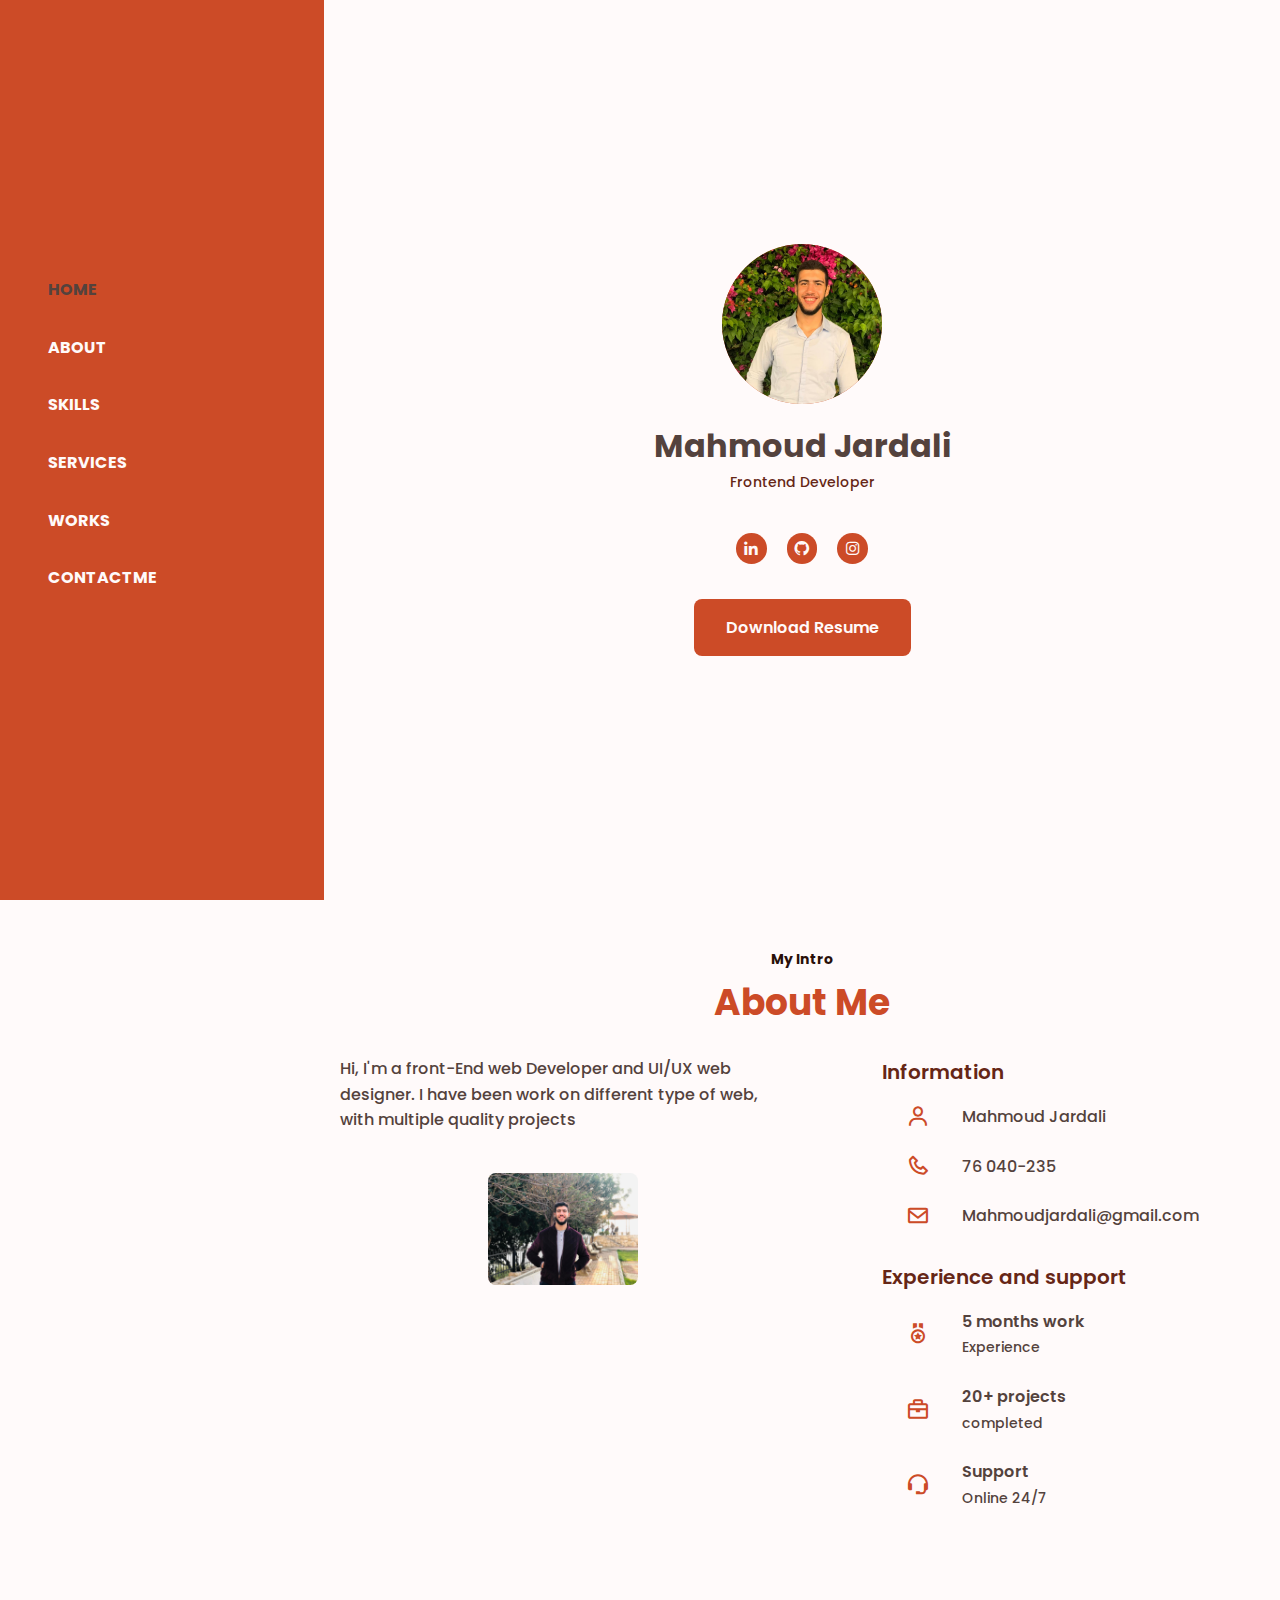
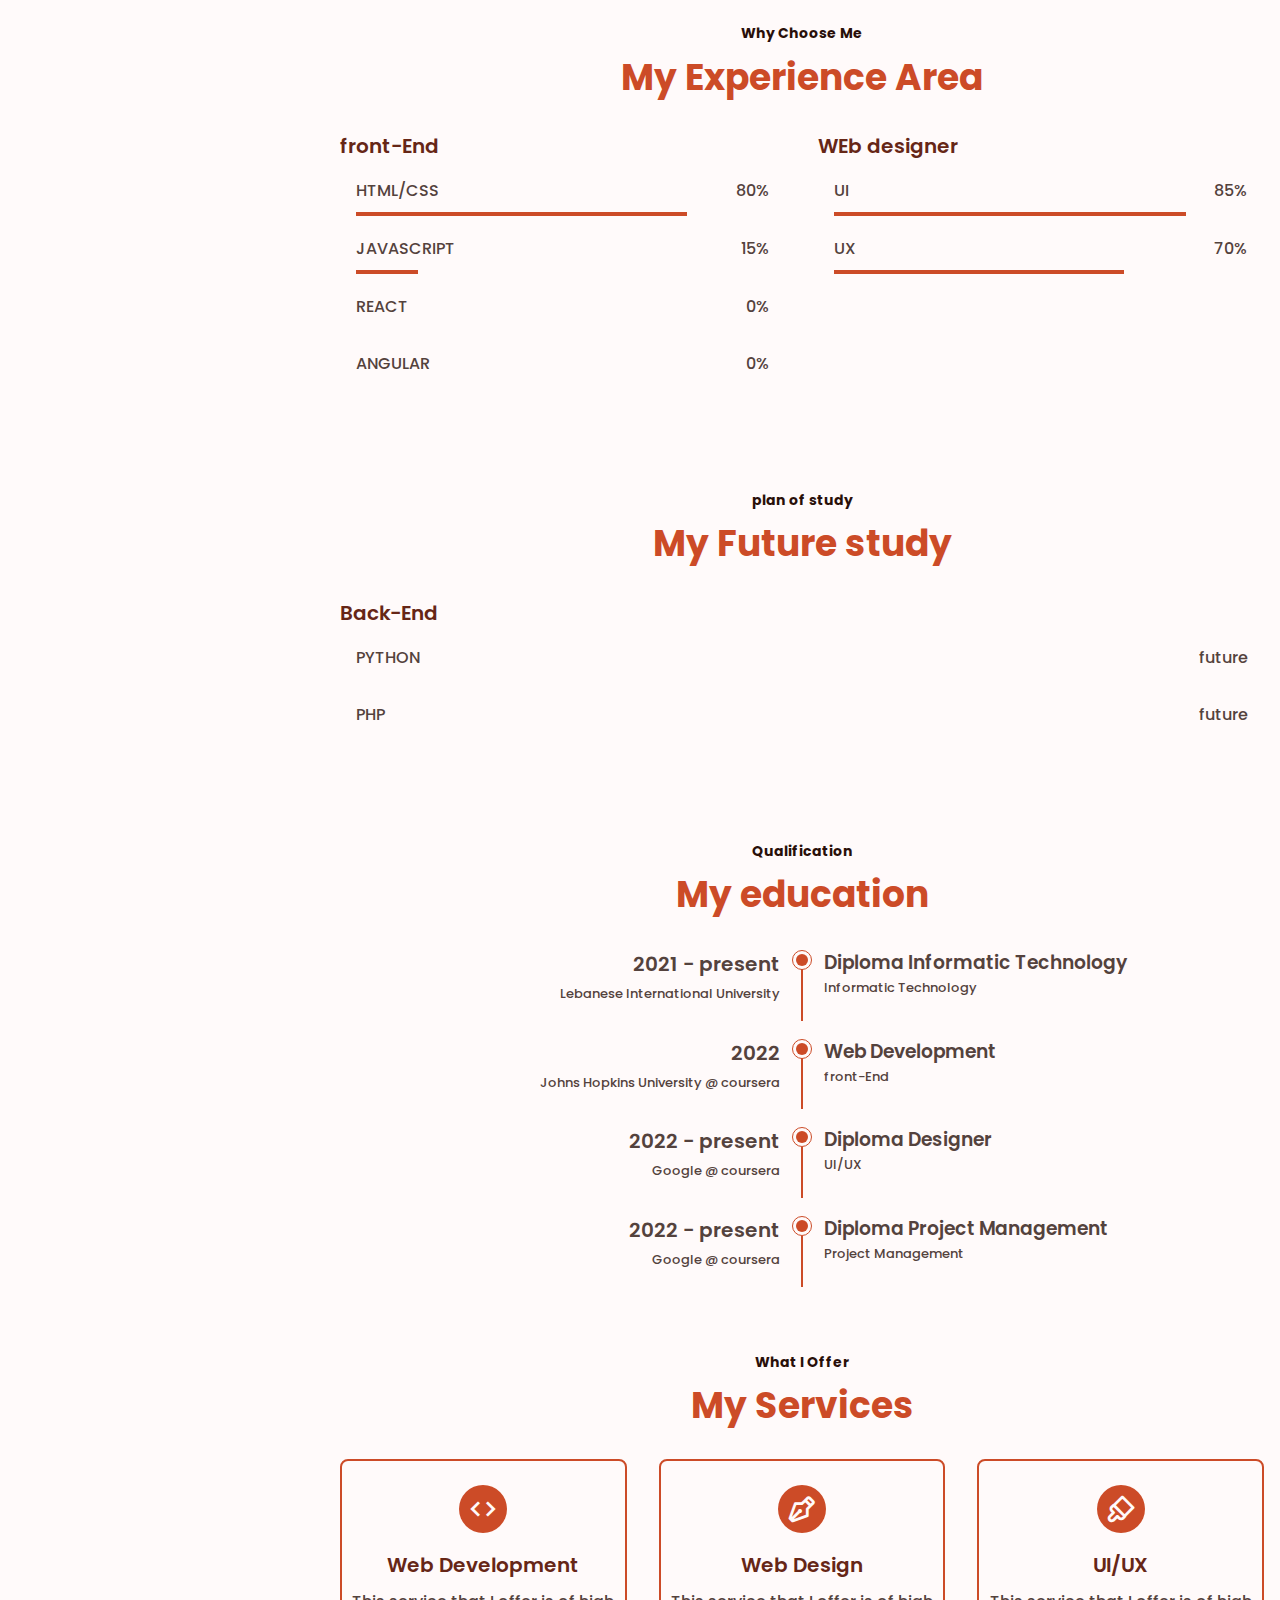
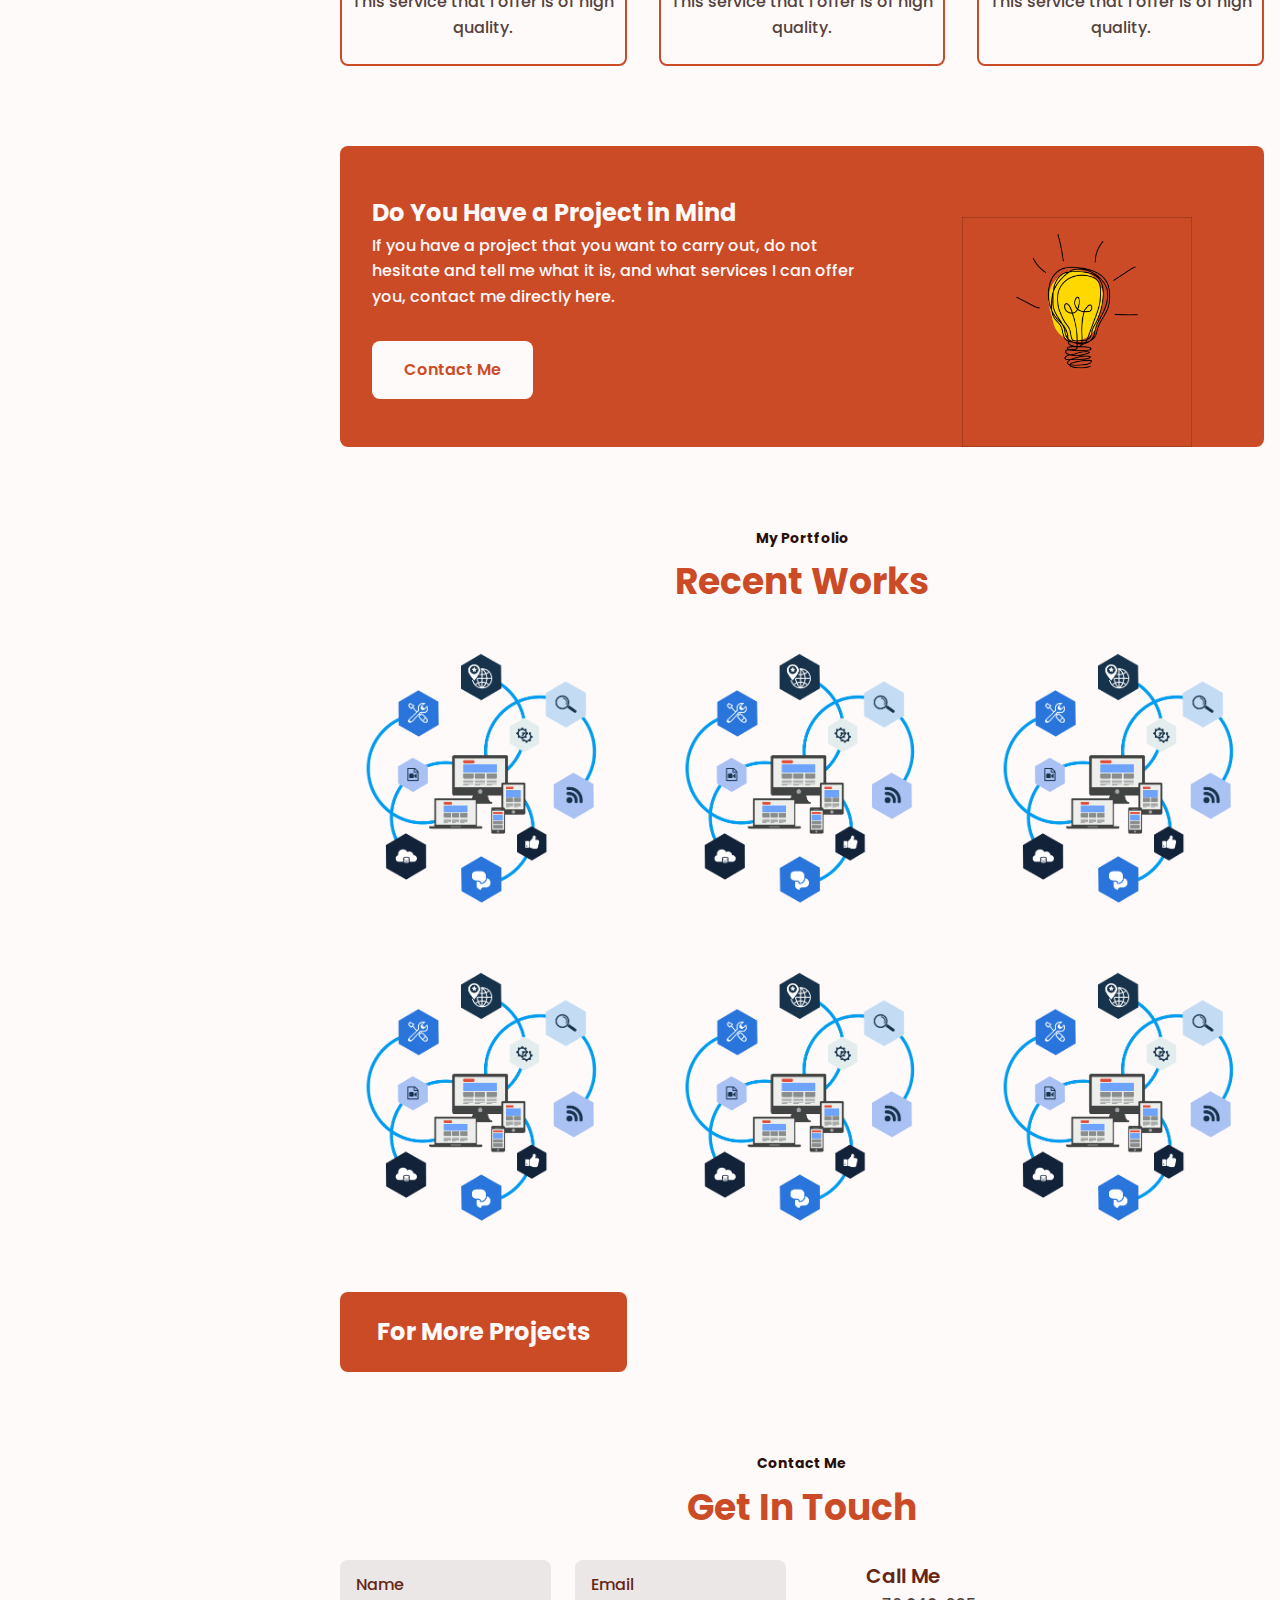
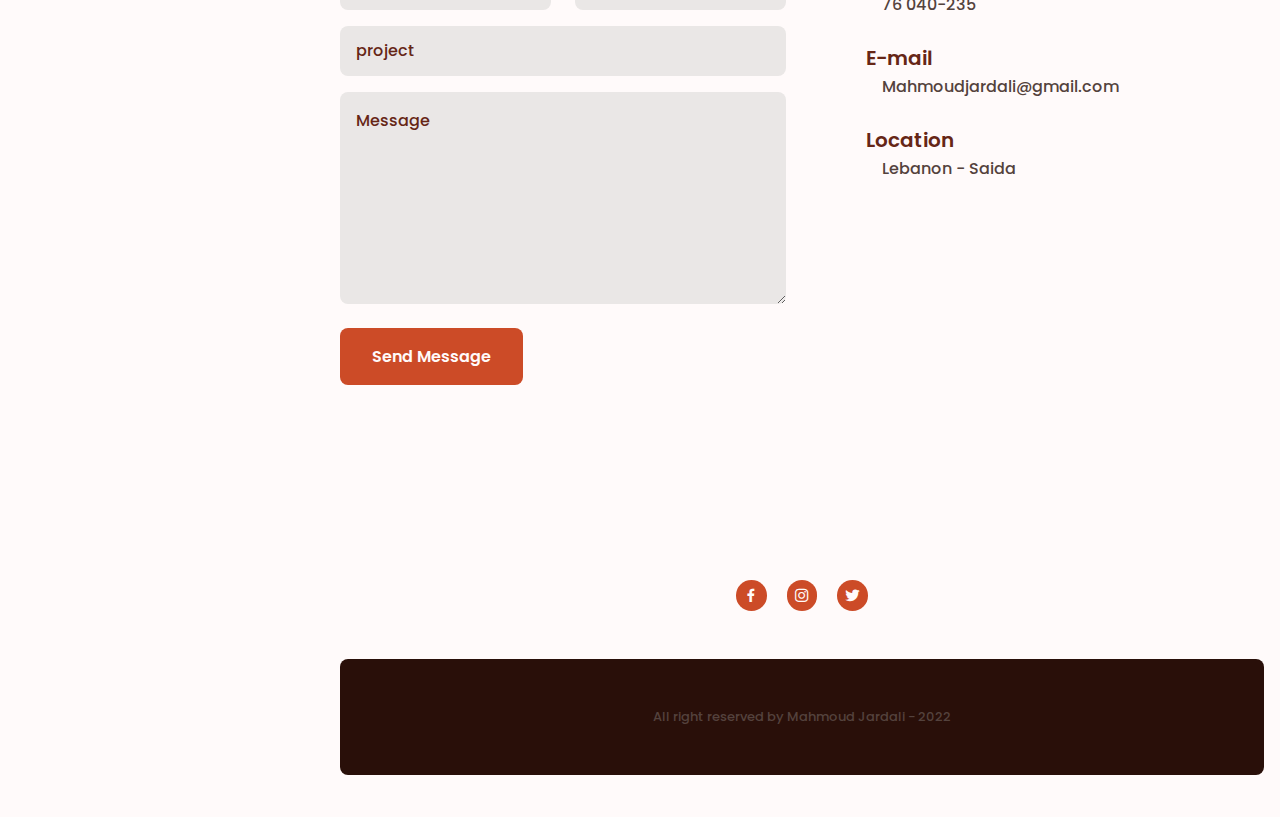
<file: index.html>
<!DOCTYPE html>
<html>
    <head>
        <meta charset="UTF-8">
        <meta name="viewport" content="width=device-width, initial-scale=1.0">
        <link rel="stylesheet" href="style.css">
        <link href='https://unpkg.com/boxicons@2.1.2/css/boxicons.min.css' rel='stylesheet'>
        <title>Portfolio </title>
    </head>
    <body>
        <!----------------------header---------------------->
        <header class="header-1">
            <nav class="nav bd-grid">
                <div class="nav__toggle" id="nav-toggle">
                    <i class='bx bx-menu'></i>
                </div>

                <div>
                    <a href="#" class="nav__logo">Mahmoud</a>
                </div>

                <div class="nav__menu" id="nav-menu">
                    <div class="nav__close" id="nav-close">
                        <i class='bx bx-x'></i>
                    </div>

                    <ul class="nav__list">
                        <li class="nav__item"><a href="#home" class="nav__link active">home</a></li>
                        <li class="nav__item"><a href="#about" class="nav__link">about</a></li>
                        <li class="nav__item"><a href="#skills" class="nav__link">skills</a></li>
                        <li class="nav__item"><a href="#services" class="nav__link">services</a></li>
                        <li class="nav__item"><a href="#works" class="nav__link">works</a></li>
                        <li class="nav__item"><a href="#contact" class="nav__link">contactme</a></li>
                    </ul>
                </div>
            </nav>
        </header>


        <!----------------------Main---------------------->
        <main class="main-1">
            <!----------------------home---------------------->
            <section class="home" id="home">
                <div class="home__container bd-grid">
                    <div class="home__data">
                        <div class="home__img">
                            <img src="pp.jpg" alt="">
                        </div>

                        <h1 class="home__tittle">Mahmoud Jardali</h1>
                        <span class="home__profession">Frontend Developer</span>

                        <div class="home__social">
                            <a href="#" class="home__social-link"><i class='bx bxl-linkedin'></i></a>
                            <a href="#" class="home__social-link"><i class='bx bxl-github'></i></a>
                            <a href="#" class="home__social-link"><i class='bx bxl-instagram'></i></a>
                        </div>

                        <a download="" href="cv.mahmoudJardali.pdf" class="button home__button">Download Resume</a>
                    </div>
                </div>
            </section>


            <!----------------------About---------------------->
            <section class="about section" id="about">
                <span class="section-subtitle">My Intro</span>
                <h2 class="section-title">About Me</h2>

                <div class="about__container bd-grid">
                    <div class="about__data">
                        <p class="about__description">Hi, I'm a front-End web Developer and UI/UX web designer. I have been work on different type of web, with multiple quality projects</p>
                        <img src="p.jpg" alt="" class="about__img">
                    </div>

                    <div>
                        <div class="about__information">
                            <h3 class="about__information-title">Information</h3>
                            <div class="about__information-data">
                                <i class='bx bx-user about__information-icon'></i>
                                <span>Mahmoud Jardali</span>
                            </div>
    
                            <div class="about__information-data">
                                <i class='bx bx-phone about__information-icon'></i>
                                <span>76 040-235</span>
                            </div>
    
                            <div class="about__information-data">
                                <i class='bx bx-envelope about__information-icon'></i>
                                <span>Mahmoudjardali@gmail.com</span>
                            </div>
                        </div>
    
                        
                        <div class="about__information">
                            <h3 class="about__information-title">Experience and support</h3>
    
                            <div class="about__information-data">
                                <i class='bx bx-medal about__information-icon'></i>
                                <div>
                                    <span class="about__information-subtitle">5 months work</span>
                                    <span class="about__information-subtitle-small">Experience</span>
                                </div>
                            </div>
    
                            <div class="about__information-data">
                                <i class='bx bx-briefcase about__information-icon'></i>
                                <div>
                                    <span class="about__information-subtitle">20+ projects</span>
                                    <span class="about__information-subtitle-small">completed</span>
                                </div>
                            </div>
    
                            <div class="about__information-data">
                                <i class='bx bx-support about__information-icon'></i>
                                <div>
                                    <span class="about__information-subtitle">Support</span>
                                    <span class="about__information-subtitle-small">Online 24/7</span>
                                </div>
                            </div>
                        </div>
                    </div>
                    
                </div>
            </section>


            <!----------------------skills---------------------->
            <section class="skills section" id="skills">
                <span class="section-subtitle">Why Choose Me</span>
                <h2 class="section-title">My Experience Area</h2>

                <div class="skills__container bd-grid">
                    <div class="skills__content">
                        <h3 class="skills__subtitle">front-End</h3>

                        <div class="skills__data">
                            <span class="skills__name">Html/Css</span>
                            <span class="skills__number">80%</span>
                            <span class="skills__bar skills__html"></span>
                        </div>

                        <div class="skills__data">
                            <span class="skills__name">JavaScript</span>
                            <span class="skills__number">15%</span>
                            <span class="skills__bar skills__js"></span>
                        </div>

                        <div class="skills__data">
                            <span class="skills__name">React</span>
                            <span class="skills__number">0%</span>
                            <span class="skills__bar skills__react"></span>
                        </div>

                        <div class="skills__data">
                            <span class="skills__name">Angular</span>
                            <span class="skills__number">0%</span>
                            <span class="skills__bar skills__angular"></span>
                        </div>
                    </div>

                    <div class="skills__content">
                        <h3 class="skills__subtitle">WEb designer</h3>

                        <div class="skills__data">
                            <span class="skills__name">UI</span>
                            <span class="skills__number">85%</span>
                            <span class="skills__bar skills__ui"></span>
                        </div>

                        <div class="skills__data">
                            <span class="skills__name">UX</span>
                            <span class="skills__number">70%</span>
                            <span class="skills__bar skills__ux"></span>
                        </div>

                
                    </div>


                    
                    
                </div>
            </section>



            <section class="skills section" id="skills">
                <span class="section-subtitle">plan of study</span>
                <h2 class="section-title">My Future study</h2>

                <div class="skills__container bd-grid F">
                    <div class="skills__content f">
                        <h3 class="skills__subtitle">Back-End</h3>

                        <div class="skills__data">
                            <span class="skills__name">python</span>
                            <span class="skills__number">future</span>
                            <span class="skills__bar skills__python"></span>
                        </div>

                        <div class="skills__data">
                            <span class="skills__name">php</span>
                            <span class="skills__number">future</span>
                            <span class="skills__bar skills__php"></span>
                        </div>

                    
                    </div>
                </div>
            </section>    






            <!----------------------education---------------------->
            <section class="education section">
                <span class="section-subtitle">Qualification</span>
                <h2 class="section-title">My education</h2>

                <div class="education__container bd-grid">
                    <div class="education__content">
                        <div>
                            <h3 class="education__year">2021 - present</h3>
                            <span class="education__university">Lebanese International University</span>
                        </div>

                        <div class="education__time">
                            <span class="education__rounder"></span>
                            <span class="education__line"></span>
                        </div>

                        <div>
                            <h3 class="eductaion__race">Diploma Informatic Technology</h3>
                            <span class="education__specialty">Informatic Technology</span>
                        </div>
                    </div>


                    <div class="education__content">
                        <div>
                            <h3 class="education__year">2022</h3>
                            <span class="education__university">Johns Hopkins University @ coursera</span>
                        </div>

                        <div class="education__time">
                            <span class="education__rounder"></span>
                            <span class="education__line"></span>
                        </div>

                        <div>
                            <h3 class="eductaion__race">Web Development</h3>
                            <span class="education__specialty">front-End</span>
                        </div>
                    </div>

                    <div class="education__content">
                        <div>
                            <h3 class="education__year">2022 - present</h3>
                            <span class="education__university">Google @ coursera</span>
                        </div>

                        <div class="education__time">
                            <span class="education__rounder"></span>
                            <span class="education__line"></span>
                        </div>

                        <div>
                            <h3 class="eductaion__race">Diploma Designer</h3>
                            <span class="education__specialty">UI/UX</span>
                        </div>
                    </div>

                    <div class="education__content">
                        <div>
                            <h3 class="education__year">2022 - present</h3>
                            <span class="education__university">Google @ coursera</span>
                        </div>

                        <div class="education__time">
                            <span class="education__rounder"></span>
                            <span class="education__line"></span>
                        </div>

                        <div>
                            <h3 class="eductaion__race">Diploma Project Management</h3>
                            <span class="education__specialty">Project Management</span>
                        </div>
                    </div>
                    
                </div>
            </section>


            <!----------------------services---------------------->
            <section class="services section" id="services">
                <span class="section-subtitle">What I Offer</span>
                <h2 class="section-title">My Services</h2>

                <div class="services__container bd-grid">
                    <div class="services__content">
                        <i class="bx bx-code services__icon"></i>
                        <h3 class="services__title">Web Development</h3>
                        <p class="services__description">This service that I offer is of high quality.</p>
                    </div>
    
                    <div class="services__content">
                        <i class="bx bx-pen services__icon"></i>
                        <h3 class="services__title">Web Design</h3>
                        <p class="services__description">This service that I offer is of high quality.</p>
                    </div>
    
                    <div class="services__content tab">
                        <i class="bx bx-brush services__icon"></i>
                        <h3 class="services__title">UI/UX</h3>
                        <p class="services__description">This service that I offer is of high quality.</p>
                    </div>
                </div>

                
                </div>
            </section>


            <!----------------------Project IN Mind---------------------->
            <section class="project section">
                <div class="project__container bd-grid">
                    <div class="project__data">
                        <h2 class="section__title project__title">Do You Have a Project in Mind</h2>
                        <p class="project__description">If you have a project that you want to carry out, do not hesitate and tell me what it is, and what services I can offer you, contact me directly here.</p>
                        <a href="#contact" class="button button__light">Contact Me</a>
                    </div>

                    <img src="1.png" alt="" class="project__img">
                </div>
            </section>


            <!----------------------Works---------------------->
            <section class="works section" id="works">
                <span class="section-subtitle">My Portfolio</span>
                <h2 class="section-title">Recent Works</h2>

                <div class="works__container bd-grid">
                    <div class="works__img">
                        <img src="2.png">

                        <div class="works__data">
                            <a href="#" target="_blank" class="works__link"><i class="bx bx-link-alt"></i></a>
                            <span class="works__title">Work 1</span>
                        </div>
                    </div>

                    

                    <div class="works__img">
                        <img src="2.png">

                        <div class="works__data">
                            <a href="#" class="works__link"><i class="bx bx-link-alt"></i></a>
                            <span class="works__title">Work 2</span>
                        </div>
                    </div>

                    <div class="works__img">
                        <img src="2.png">

                        <div class="works__data">
                            <a href="#" class="works__link"><i class="bx bx-link-alt"></i></a>
                            <span class="works__title">Work 3</span>
                        </div>
                    </div>

                    <div class="works__img">
                        <img src="2.png">

                        <div class="works__data">
                            <a href="#" class="works__link"><i class="bx bx-link-alt"></i></a>
                            <span class="works__title">Work 4</span>
                        </div>
                    </div>

                    <div class="works__img">
                        <img src="2.png">

                        <div class="works__data">
                            <a href="#" class="works__link"><i class="bx bx-link-alt"></i></a>
                            <span class="works__title">Work 5</span>
                        </div>
                    </div>

                    <div class="works__img">
                        <img src="2.png">

                        <div class="works__data">
                            <a href="#" class="works__link"><i class="bx bx-link-alt"></i></a>
                            <span class="works__title">Work 6</span>
                        </div>
                    </div>

                    
                    <div class="more__container">
                         <div class="more__content">
                               <a href="work.html"><h2 class="more__title">For More Projects</h2></a>
                          </div>
                    </div>
                    

                </div>
            </section>


             <!----------------------Contact---------------------->
            <section class="contact section" id="contact">
                <span class="section-subtitle">Contact Me</span>
                <h2 class="section-title">Get In Touch</h2>

                <div class="contact__container bd-grid">
                    <form action="" class="contact__form">
                        <div class="contact__inputs">
                            <input type="text" placeholder="Name" class="contact__input">
                            <input type="mail" placeholder="Email" class="contact__input">
                        </div>

                        <input type="text" placeholder="project" class="contact__input">
                   
                        <textarea class="contact__input" name="" id="" cols="0" rows="10" placeholder="Message"></textarea>
                    
                        <input type="submit" value="Send Message" class="button contact__button">
                    </form>

                    <div>
                        <div class="contact__info">
                            <h3 class="contact__subtitle">Call Me</h3>
                            <span class="contact__text">76 040-235</span>
                        </div>

                        <div class="contact__info">
                            <h3 class="contact__subtitle">E-mail</h3>
                            <span class="contact__text">Mahmoudjardali@gmail.com</span>
                        </div>

                        <div class="contact__info">
                            <h3 class="contact__subtitle">Location</h3>
                            <span class="contact__text">Lebanon - Saida</span>
                        </div>
                    </div>
                </div>
            </section>


             <!----------------------footer---------------------->
            <footer class="footer section">
                <div class="footer container bd-grid">
                    <h1 class="footer__title">Mahmoud</h1>
                    <p class="footer__description">I am Mahmoud and this is my personal wesite, cosult me here</p>

                    <div class="footer__social">
                        <a href="#" class="footer__link"><i class="bx bxl-facebook"></i></a>
                        <a href="#" class="footer__link"><i class="bx bxl-instagram"></i></a>
                        <a href="#" class="footer__link"><i class="bx bxl-twitter"></i></a>
                    </div>

                    <p class="footer__copy">All right reserved by Mahmoud Jardali - 2022</p>
                </div>
            </footer>



            <!---------------------- Works Present---------------------->
            <section class="present">

            </section>


        </main>


        <script src="main.js"></script>
    </body>
</html>
</file>
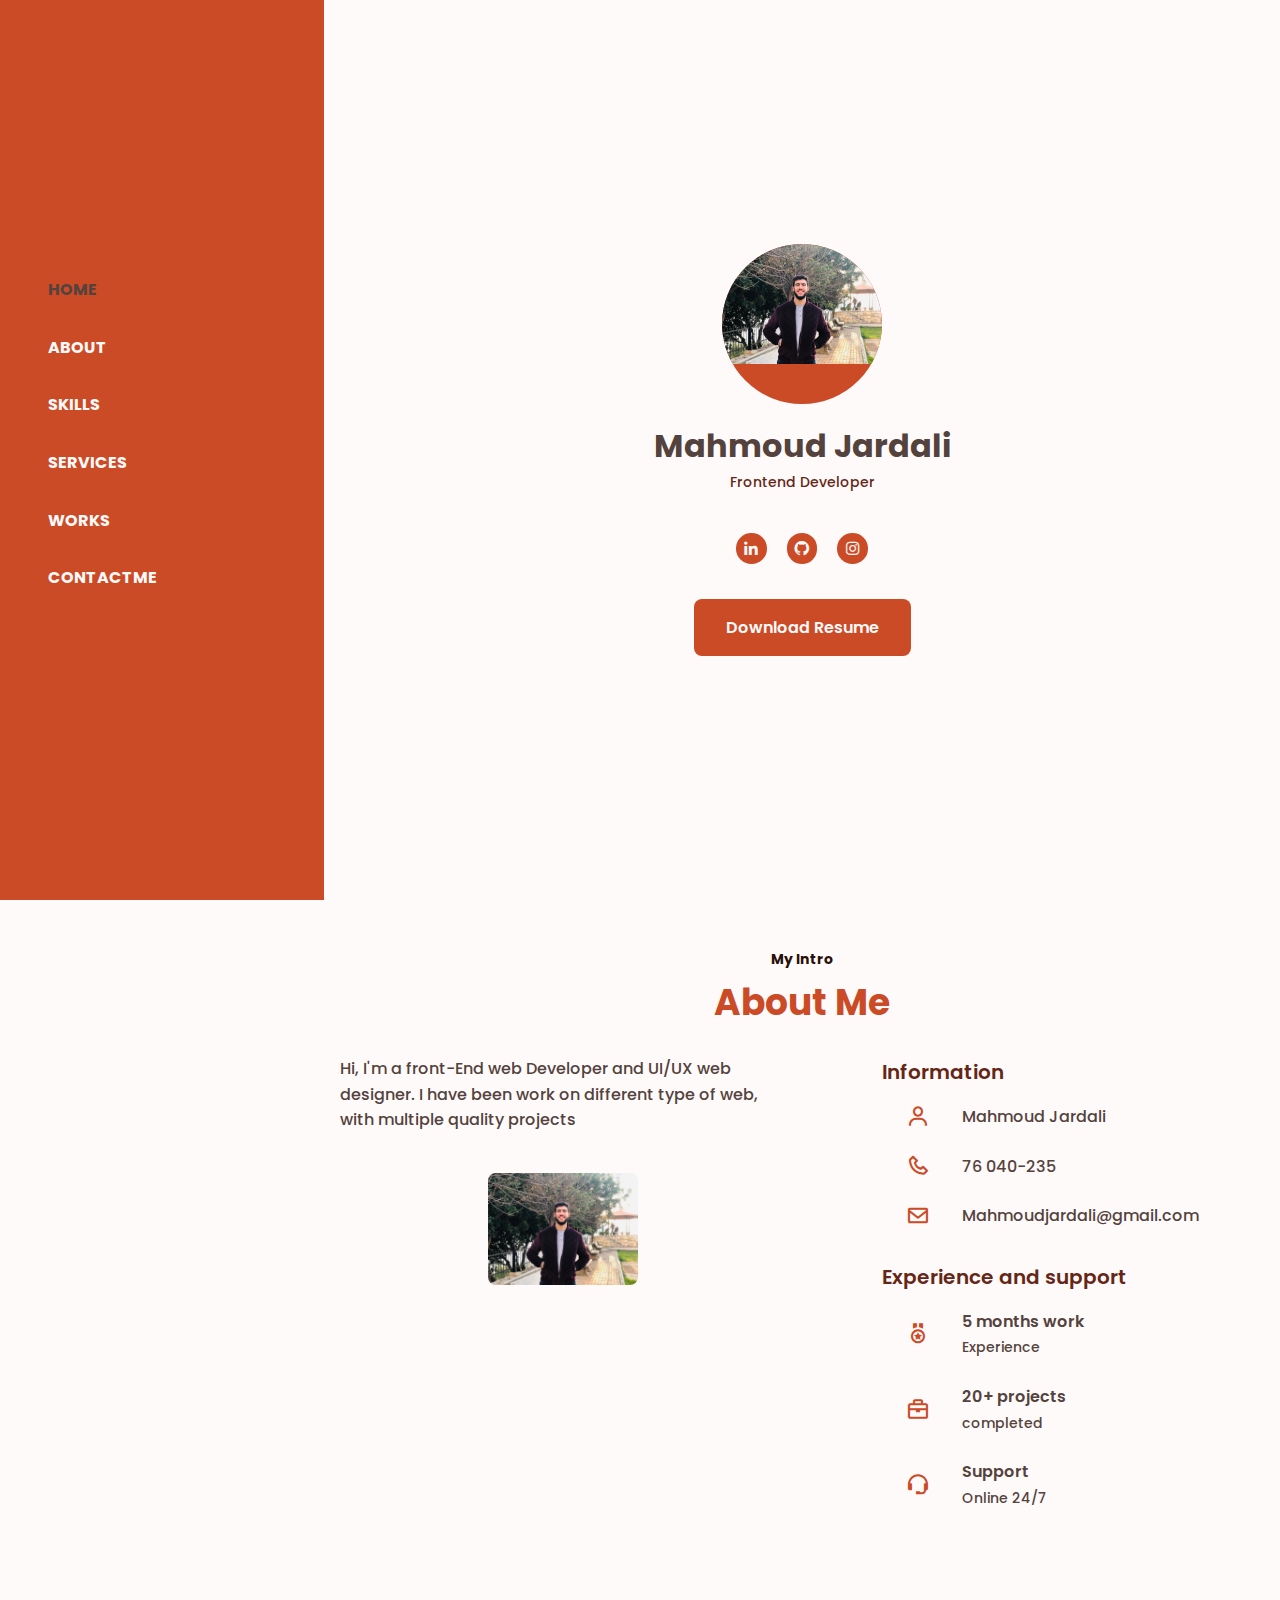
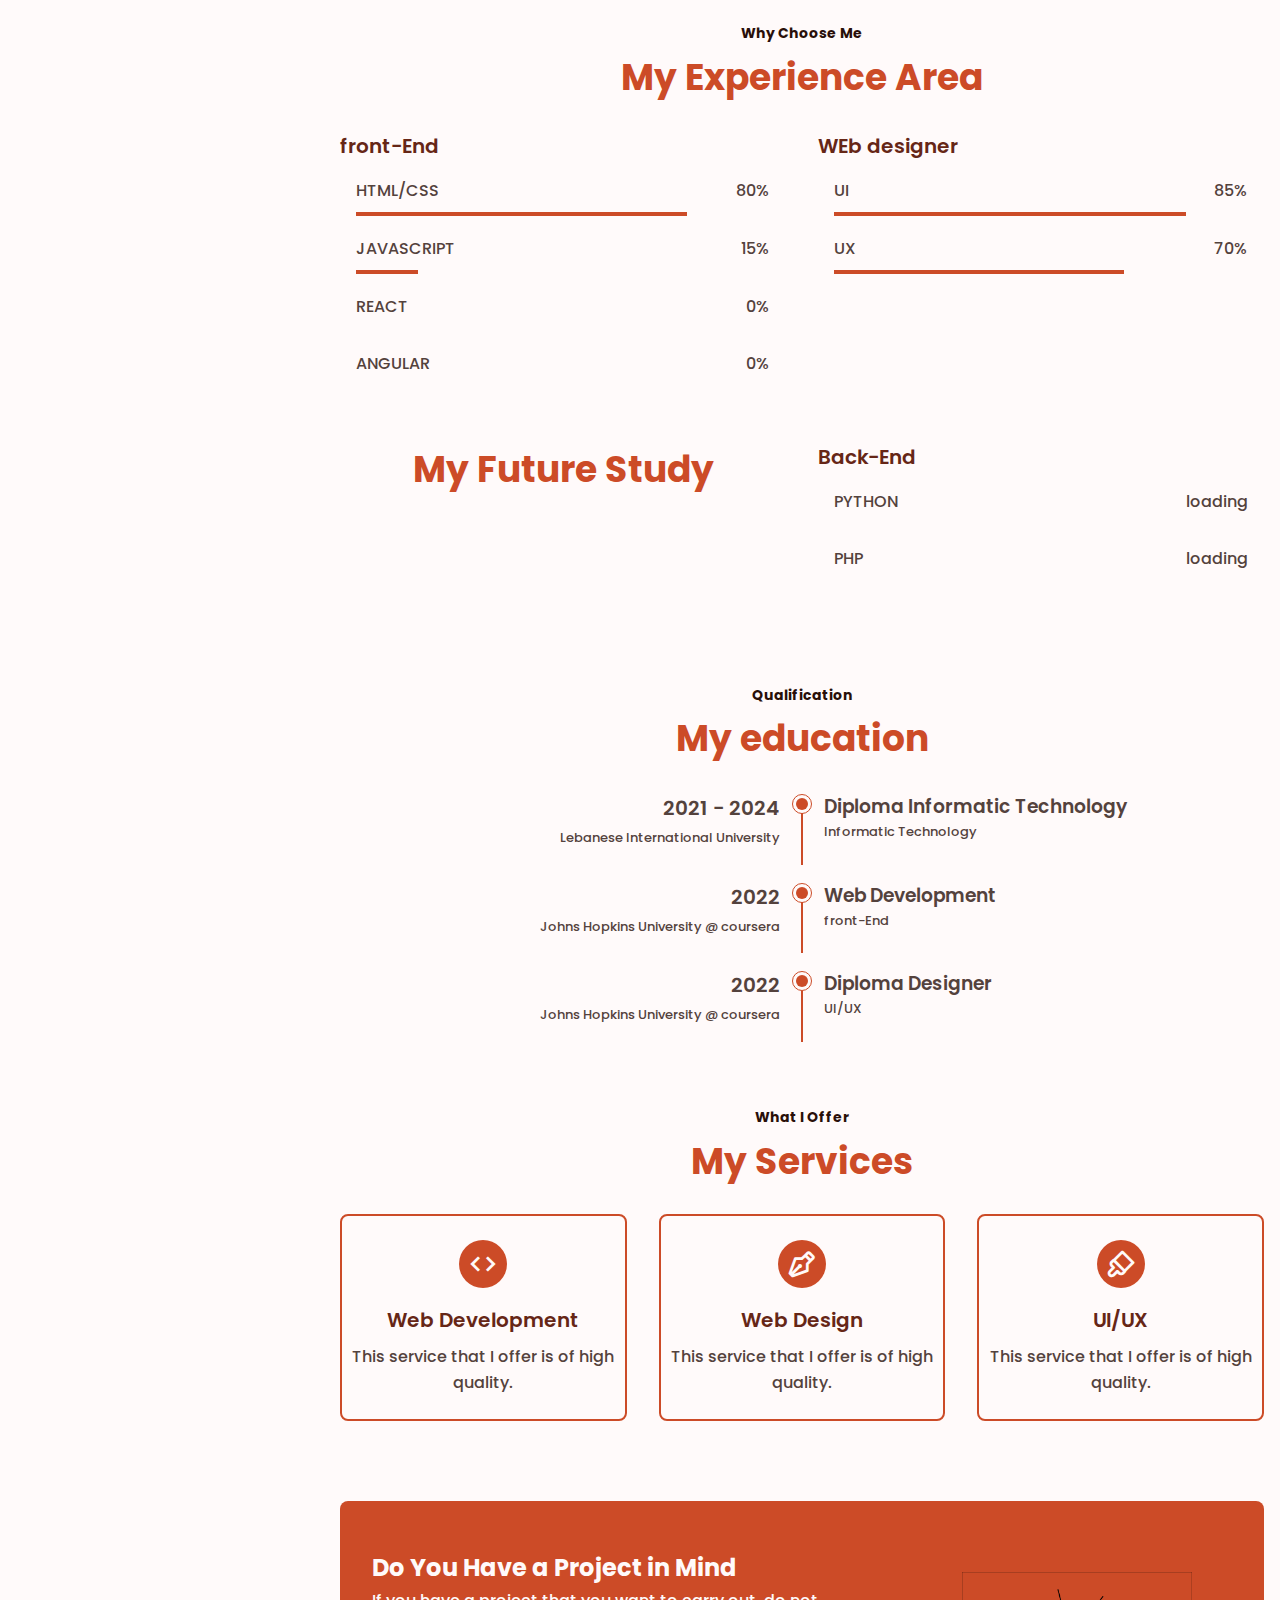
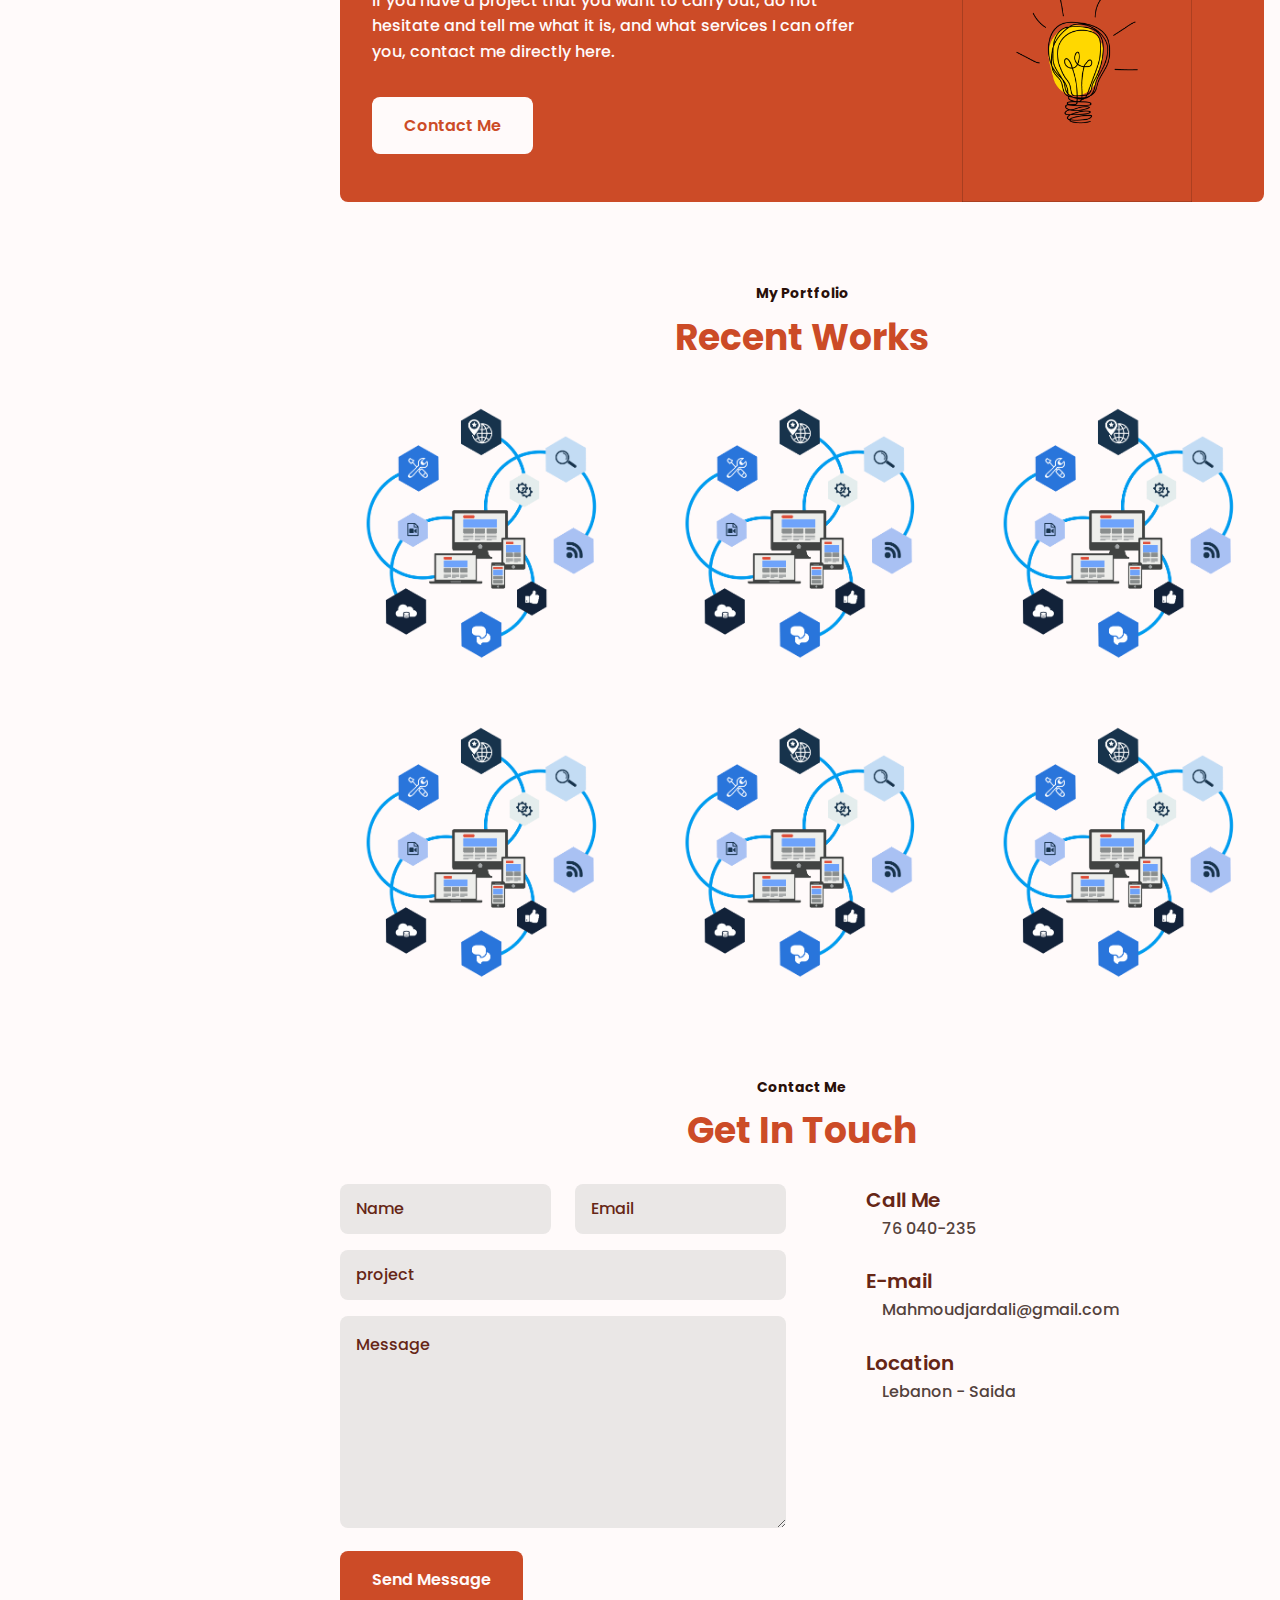
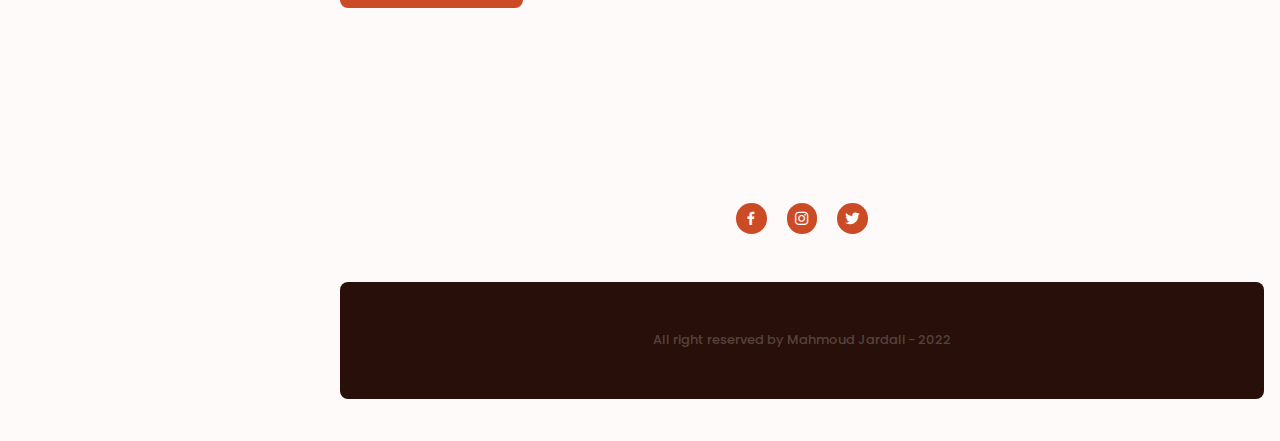
<file: index.html.html>
<!DOCTYPE html>
<html>
    <head>
        <meta charset="UTF-8">
        <meta name="viewport" content="width=device-width, initial-scale=1.0">
        <link rel="stylesheet" href="style.css">
        <link href='https://unpkg.com/boxicons@2.1.2/css/boxicons.min.css' rel='stylesheet'>
        <title>Portfolio </title>
    </head>
    <body>
        <!----------------------header---------------------->
        <header class="header-1">
            <nav class="nav bd-grid">
                <div class="nav__toggle" id="nav-toggle">
                    <i class='bx bx-menu'></i>
                </div>

                <div>
                    <a href="#" class="nav__logo">Mahmoud</a>
                </div>

                <div class="nav__menu" id="nav-menu">
                    <div class="nav__close" id="nav-close">
                        <i class='bx bx-x'></i>
                    </div>

                    <ul class="nav__list">
                        <li class="nav__item"><a href="#home" class="nav__link active">home</a></li>
                        <li class="nav__item"><a href="#about" class="nav__link">about</a></li>
                        <li class="nav__item"><a href="#skills" class="nav__link">skills</a></li>
                        <li class="nav__item"><a href="#services" class="nav__link">services</a></li>
                        <li class="nav__item"><a href="#works" class="nav__link">works</a></li>
                        <li class="nav__item"><a href="#contact" class="nav__link">contactme</a></li>
                    </ul>
                </div>
            </nav>
        </header>


        <!----------------------Main---------------------->
        <main class="main-1">
            <!----------------------home---------------------->
            <section class="home" id="home">
                <div class="home__container bd-grid">
                    <div class="home__data">
                        <div class="home__img">
                            <img src="p.jpg" alt="">
                        </div>

                        <h1 class="home__tittle">Mahmoud Jardali</h1>
                        <span class="home__profession">Frontend Developer</span>

                        <div class="home__social">
                            <a href="#" class="home__social-link"><i class='bx bxl-linkedin'></i></a>
                            <a href="#" class="home__social-link"><i class='bx bxl-github'></i></a>
                            <a href="#" class="home__social-link"><i class='bx bxl-instagram'></i></a>
                        </div>

                        <a download="" href="#" class="button home__button">Download Resume</a>
                    </div>
                </div>
            </section>


            <!----------------------About---------------------->
            <section class="about section" id="about">
                <span class="section-subtitle">My Intro</span>
                <h2 class="section-title">About Me</h2>

                <div class="about__container bd-grid">
                    <div class="about__data">
                        <p class="about__description">Hi, I'm a front-End web Developer and UI/UX web designer. I have been work on different type of web, with multiple quality projects</p>
                        <img src="p.jpg" alt="" class="about__img">
                    </div>

                    <div>
                        <div class="about__information">
                            <h3 class="about__information-title">Information</h3>
                            <div class="about__information-data">
                                <i class='bx bx-user about__information-icon'></i>
                                <span>Mahmoud Jardali</span>
                            </div>
    
                            <div class="about__information-data">
                                <i class='bx bx-phone about__information-icon'></i>
                                <span>76 040-235</span>
                            </div>
    
                            <div class="about__information-data">
                                <i class='bx bx-envelope about__information-icon'></i>
                                <span>Mahmoudjardali@gmail.com</span>
                            </div>
                        </div>
    
                        
                        <div class="about__information">
                            <h3 class="about__information-title">Experience and support</h3>
    
                            <div class="about__information-data">
                                <i class='bx bx-medal about__information-icon'></i>
                                <div>
                                    <span class="about__information-subtitle">5 months work</span>
                                    <span class="about__information-subtitle-small">Experience</span>
                                </div>
                            </div>
    
                            <div class="about__information-data">
                                <i class='bx bx-briefcase about__information-icon'></i>
                                <div>
                                    <span class="about__information-subtitle">20+ projects</span>
                                    <span class="about__information-subtitle-small">completed</span>
                                </div>
                            </div>
    
                            <div class="about__information-data">
                                <i class='bx bx-support about__information-icon'></i>
                                <div>
                                    <span class="about__information-subtitle">Support</span>
                                    <span class="about__information-subtitle-small">Online 24/7</span>
                                </div>
                            </div>
                        </div>
                    </div>
                    
                </div>
            </section>


            <!----------------------skills---------------------->
            <section class="skills section" id="skills">
                <span class="section-subtitle">Why Choose Me</span>
                <h2 class="section-title">My Experience Area</h2>

                <div class="skills__container bd-grid">
                    <div class="skills__content">
                        <h3 class="skills__subtitle">front-End</h3>

                        <div class="skills__data">
                            <span class="skills__name">Html/Css</span>
                            <span class="skills__number">80%</span>
                            <span class="skills__bar skills__html"></span>
                        </div>

                        <div class="skills__data">
                            <span class="skills__name">JavaScript</span>
                            <span class="skills__number">15%</span>
                            <span class="skills__bar skills__js"></span>
                        </div>

                        <div class="skills__data">
                            <span class="skills__name">React</span>
                            <span class="skills__number">0%</span>
                            <span class="skills__bar skills__react"></span>
                        </div>

                        <div class="skills__data">
                            <span class="skills__name">Angular</span>
                            <span class="skills__number">0%</span>
                            <span class="skills__bar skills__angular"></span>
                        </div>
                    </div>

                    <div class="skills__content">
                        <h3 class="skills__subtitle">WEb designer</h3>

                        <div class="skills__data">
                            <span class="skills__name">UI</span>
                            <span class="skills__number">85%</span>
                            <span class="skills__bar skills__ui"></span>
                        </div>

                        <div class="skills__data">
                            <span class="skills__name">UX</span>
                            <span class="skills__number">70%</span>
                            <span class="skills__bar skills__ux"></span>
                        </div>

                
                    </div>


                    
                <h2 class="section-title future">My Future Study</h2>


                    <div class="skills__content">
                        <h3 class="skills__subtitle">Back-End</h3>

                        <div class="skills__data">
                            <span class="skills__name">python</span>
                            <span class="skills__number">loading</span>
                            <span class="skills__bar skills__python"></span>
                        </div>

                        <div class="skills__data">
                            <span class="skills__name">php</span>
                            <span class="skills__number">loading</span>
                            <span class="skills__bar skills__php"></span>
                        </div>

                
                    </div>
                </div>
            </section>


            <!----------------------education---------------------->
            <section class="education section">
                <span class="section-subtitle">Qualification</span>
                <h2 class="section-title">My education</h2>

                <div class="education__container bd-grid">
                    <div class="education__content">
                        <div>
                            <h3 class="education__year">2021 - 2024</h3>
                            <span class="education__university">Lebanese International University</span>
                        </div>

                        <div class="education__time">
                            <span class="education__rounder"></span>
                            <span class="education__line"></span>
                        </div>

                        <div>
                            <h3 class="eductaion__race">Diploma Informatic Technology</h3>
                            <span class="education__specialty">Informatic Technology</span>
                        </div>
                    </div>


                    <div class="education__content">
                        <div>
                            <h3 class="education__year">2022</h3>
                            <span class="education__university">Johns Hopkins University @ coursera</span>
                        </div>

                        <div class="education__time">
                            <span class="education__rounder"></span>
                            <span class="education__line"></span>
                        </div>

                        <div>
                            <h3 class="eductaion__race">Web Development</h3>
                            <span class="education__specialty">front-End</span>
                        </div>
                    </div>

                    <div class="education__content">
                        <div>
                            <h3 class="education__year">2022</h3>
                            <span class="education__university">Johns Hopkins University @ coursera</span>
                        </div>

                        <div class="education__time">
                            <span class="education__rounder"></span>
                            <span class="education__line"></span>
                        </div>

                        <div>
                            <h3 class="eductaion__race">Diploma Designer</h3>
                            <span class="education__specialty">UI/UX</span>
                        </div>
                    </div>
                    
                </div>
            </section>


            <!----------------------services---------------------->
            <section class="services section" id="services">
                <span class="section-subtitle">What I Offer</span>
                <h2 class="section-title">My Services</h2>

                <div class="services__container bd-grid">
                    <div class="services__content">
                        <i class="bx bx-code services__icon"></i>
                        <h3 class="services__title">Web Development</h3>
                        <p class="services__description">This service that I offer is of high quality.</p>
                    </div>
    
                    <div class="services__content">
                        <i class="bx bx-pen services__icon"></i>
                        <h3 class="services__title">Web Design</h3>
                        <p class="services__description">This service that I offer is of high quality.</p>
                    </div>
    
                    <div class="services__content tab">
                        <i class="bx bx-brush services__icon"></i>
                        <h3 class="services__title">UI/UX</h3>
                        <p class="services__description">This service that I offer is of high quality.</p>
                    </div>
                </div>

                
                </div>
            </section>


            <!----------------------Project IN Mind---------------------->
            <section class="project section">
                <div class="project__container bd-grid">
                    <div class="project__data">
                        <h2 class="section__title project__title">Do You Have a Project in Mind</h2>
                        <p class="project__description">If you have a project that you want to carry out, do not hesitate and tell me what it is, and what services I can offer you, contact me directly here.</p>
                        <a href="#contact" class="button button__light">Contact Me</a>
                    </div>

                    <img src="1.png" alt="" class="project__img">
                </div>
            </section>


            <!----------------------Works---------------------->
            <section class="works section" id="works">
                <span class="section-subtitle">My Portfolio</span>
                <h2 class="section-title">Recent Works</h2>

                <div class="works__container bd-grid">
                    <div class="works__img">
                        <img src="2.png">

                        <div class="works__data">
                            <a href="#" class="works__links"><i class="bx bx-link-alt"></i></a>
                            <span class="works__title">Work 1</span>
                        </div>
                    </div>

                    

                    <div class="works__img">
                        <img src="2.png">

                        <div class="works__data">
                            <a href="#" class="works__link"><i class="bx bx-link-alt"></i></a>
                            <span class="works__title">Work 2</span>
                        </div>
                    </div>

                    <div class="works__img">
                        <img src="2.png">

                        <div class="works__data">
                            <a href="#" class="works__link"><i class="bx bx-link-alt"></i></a>
                            <span class="works__title">Work 3</span>
                        </div>
                    </div>

                    <div class="works__img">
                        <img src="2.png">

                        <div class="works__data">
                            <a href="#" class="works__link"><i class="bx bx-link-alt"></i></a>
                            <span class="works__title">Work 4</span>
                        </div>
                    </div>

                    <div class="works__img">
                        <img src="2.png">

                        <div class="works__data">
                            <a href="#" class="works__link"><i class="bx bx-link-alt"></i></a>
                            <span class="works__title">Work 5</span>
                        </div>
                    </div>

                    <div class="works__img">
                        <img src="2.png">

                        <div class="works__data">
                            <a href="#" class="works__link"><i class="bx bx-link-alt"></i></a>
                            <span class="works__title">Work 6</span>
                        </div>
                    </div>
                </div>
            </section>


             <!----------------------Contact---------------------->
            <section class="contact section" id="contact">
                <span class="section-subtitle">Contact Me</span>
                <h2 class="section-title">Get In Touch</h2>

                <div class="contact__container bd-grid">
                    <form action="" class="contact__form">
                        <div class="contact__inputs">
                            <input type="text" placeholder="Name" class="contact__input">
                            <input type="mail" placeholder="Email" class="contact__input">
                        </div>

                        <input type="text" placeholder="project" class="contact__input">
                   
                        <textarea class="contact__input" name="" id="" cols="0" rows="10" placeholder="Message"></textarea>
                    
                        <input type="submit" value="Send Message" class="button contact__button">
                    </form>

                    <div>
                        <div class="contact__info">
                            <h3 class="contact__subtitle">Call Me</h3>
                            <span class="contact__text">76 040-235</span>
                        </div>

                        <div class="contact__info">
                            <h3 class="contact__subtitle">E-mail</h3>
                            <span class="contact__text">Mahmoudjardali@gmail.com</span>
                        </div>

                        <div class="contact__info">
                            <h3 class="contact__subtitle">Location</h3>
                            <span class="contact__text">Lebanon - Saida</span>
                        </div>
                    </div>
                </div>
            </section>


             <!----------------------footer---------------------->
            <footer class="footer section">
                <div class="footer container bd-grid">
                    <h1 class="footer__title">Mahmoud</h1>
                    <p class="footer__description">I am Mahmoud and this is my personal wesite, cosult me here</p>

                    <div class="footer__social">
                        <a href="#" class="footer__link"><i class="bx bxl-facebook"></i></a>
                        <a href="#" class="footer__link"><i class="bx bxl-instagram"></i></a>
                        <a href="#" class="footer__link"><i class="bx bxl-twitter"></i></a>
                    </div>

                    <p class="footer__copy">All right reserved by Mahmoud Jardali - 2022</p>
                </div>
            </footer>


        </main>


        <script src="main.js"></script>
    </body>
</html>
</file>
<file: style.css>
@import url('https://fonts.googleapis.com/css2?family=Poppins:wght@300;400;500;600;700&display=swap');

:root{
    --header-height:3rem;
    --nav-width: 324px;
    --font-medium: 500;
    --font-semi-bold: 600;
    --font-bold: 700;
    --first-color: #cc4b27;
    --first-color-dark: #662616;
    --first-color-darken: #290f09;
    --text-color: #54423d;
    --first-color-light: #eae7e6;
    --first-color-lighten: #fffafa;
    --body-font:'poppins', sans-serif;
    --h1-font-size: 1.5rem;
    --h2-font-size: 1.25rem;
    --h3-font-size: 1rem;
    --normal-font-size: 0.938rem;
    --small-font-size: .813rem;
    --smaller-font-size: .75rem;
    --mb-1: .5rem;
    --mb-2: 1rem;
    --mb-3: 1.5rem;
    --mb-4: 2rem;
    --mb-5: 2.5rem;
    --z-fixed: 100;
}
@media screen and (min-width: 768px){
    :root{
        --h1-font-size: 2.25rem;
        --h2-font-size: 1.5rem;
        --h3-font-size: 1.25rem;
        --normal-font-size: 1rem;
        --small-font-size: .875rem;
        --smaller-font-size: .813rem;
    }
}

*,::before, ::after{
    box-sizing: border-box;
}


html{
    scroll-behavior: smooth;
}


body{
    margin: var(--header-height) 0 0 0;
    font-family: var(--body-font);
    font-size: var(--normal-font-size);
    font-weight: var(--font-medium);
    background-color: var(--first-color-lighten);
    color: var(--text-color);
    line-height: 1.6;
}


h1,h2,h3,p{
    margin: 0;
}

h3{
    font-weight: var(--font-semi-bold);
}

ul{
    margin: 0;
    padding: 0;
    list-style: none;
}

a{
    text-decoration: none;
    color: var(--text-color);
}

img{
    max-width: 100%;
    height: auto;
    display: block;
}

.section{
    padding: 4rem 0 2rem;
}

.section-title{
    font-size: var(--h1-font-size);
    color: var(--first-color);
    margin-bottom: var(--mb-3);
    text-align: center;
}

.section-subtitle{
    display: block;
    font-size: var(--small-font-size);
    color: var(--first-color-darken);
    text-align: center;
    font-weight: var(--font-bold);
    margin-bottom: .25rem;

}


.bd-grid{
    max-width: 1024px;
    display: grid;
    grid-template-columns: 100%;
    column-gap: 2rem;
    width: calc(100% - 2rem);
    margin-left: var(--mb-2);
    margin-right: var(--mb-2);
}

.header-1{
    width: 100%;
    position: fixed;
    top: 0;
    left: 0;
    z-index: var(--z-fixed);
    background-color: var(--first-color-lighten);
    box-shadow: 0 2px 4px rgba(0, 0, 0, .1);
}

.nav{
    height: var(--header-height);
    display: flex;
    justify-content: space-between;
    align-items: center;
}
.nav__menu{
    position: fixed;
    top: 0;
    left: -100%;
    width: 90%;
    height: 100vh;
    padding: 3rem;
    display: flex;
    align-items: center;
    background-color: var(--first-color);
    transition: .5s;
}

.nav__close{
    position: absolute;
    top: 1rem;
    right: 1rem;
    font-size: 2rem;
    color: var(--first-color-dark);
    cursor: pointer;
}

.nav__item{
    margin-bottom: var(--mb-4);
}

.nav__link{
    font-size: 1rem;
    text-transform: uppercase;
    color: var(--first-color-lighten);
    font-weight: var(--font-bold);
    transition: .3s;
}

.nav__link:hover{
    color: var(--text-color);
}
.nav__toggle{
    color: var(--first-color-darken);
    font-size: 1.3rem;
    cursor: pointer;
}

.show{
    left: 0;
}

.active{
    color: var(--text-color);
}



.home__container{
    height: calc(100vh - var(--header-height));
    align-items: center;
}

.home__data{
    display: flex;
    flex-direction: column;
    align-items: center;
    height: max-content;
    text-align: center;
}

.home__img{
    position: relative;
    padding-top: 1.3rem;
    padding-left: .8rem;
    width: 160px;
    height: 160px;
    background-color: var(--first-color);
    border-radius: 50%;
    overflow: hidden;
    margin-bottom: var(--mb-2);
}


.home__img img{
    position: absolute;
    top: 0px;
    left: 0px;
    width: 555px;
}

.home__title{
    font-size: var(--h1-font-size);
    color: var(--first-color);
    font-weight: var(--font-semi-bold);

}

.home__profession{
    font-size: var(--small-font-size);
    color: var(--first-color-dark);
    margin-bottom: var(--mb-5);
}

.home__social-link{
    display: inline-flex;
    background-color: var(--first-color);
    color: var(--first-color-lighten);
    font-size: 1.1rem;
    border-radius: 50%;
    padding: .40rem;
    margin: 0 var(--mb-1);
    transition: .3s;

}
.home__social{
    margin-bottom: 35px;
}
.home__social-link:hover{
    background-color: var(--first-color-dark);
}

.home__button{
    width: 100%;

}
.button{
    display: inline-block;
    background-color: var(--first-color);
    color: var(--first-color-lighten);
    padding: 1rem 2rem;
    font-weight: var(--font-semi-bold);
    border-radius: .5rem;
    transition: .3s;
}

.button:hover{
    background-color: var(--first-color-dark);
}

.button__light{
    background-color: var(--first-color-lighten);
    color: var(--first-color-lighten);
}

.button__light:hover{
    color: var(--first-color-light);
}

.about__container{
    row-gap: 2rem;
}

.about__data{
    text-align: center;
}

.about__description{
    margin-bottom: var(--mb-4);
}

.about__img{
    width: 150px;
    border-radius: .5rem;
    margin: 0 auto;
}

.about__information{
    margin-bottom: var(--mb-4);
}

.about__information-title{
    font-size: var(--h3-font-size);
    color: var(--first-color-dark);
    margin-bottom: var(--mb-2);
}

.about__information-data{
    display: flex;
    align-items: center;
    padding-left: 1.5rem;
    margin-bottom: var(--mb-3);
}

.about__information-icon{
    font-size: 1.5rem;
    color: var(--first-color);
    margin-right: var(--mb-4);
}

.about__information-subtitle{
    display: block;
    font-weight: var(--font-semi-bold);
}

.about__information-subtitle-small{
    font-size: var(--small-font-size);
}

.skills__container{
    row-gap: 2rem;
}

.skills__subtitle{
    font-size: var(--h3-font-size);
    color: var(--first-color-dark);
    margin-bottom: var(--mb-2);
}

.skills__data{
    position: relative;
    display: flex;
    justify-content: space-between;
    margin: 0 var(--mb-2);
    margin-bottom: var(--mb-4);
}

.skills__name{
    text-transform: uppercase;
}

.skills__bar{
    position: absolute;
    bottom: -.75rem;
    height: .25rem;
    background-color: var(--first-color);
}

.skills__html{
    width: 80%;
}

.skills__js{
    width: 15%;
}

.skills__react{
    width: 0%;
}

.skills__angular{
    width: 0%;
}

.skills__ui{
    width: 85%;
}
.skills__ux{
    width: 70%;
}

.education__container{
    row-gap: 2rem;
}

.education__content{
    display: grid;
    grid-template-columns: 1fr max-content 1fr;
}

.education__year, .education__race{
    font-size: var(--h3-font-size);
    margin-bottom: .25rem;
}

.education__university, .education__specialty{
    display: block;
    font-size: var(--smaller-font-size);
}

.education__year, .education__university{
    text-align: right;
}

.eductaion__time{
    padding: 0 1rem;
    justify-self: center;
}
.education__rounder, .education__line{
    margin: 0 1rem;
}
.education__rounder{
    position: relative;
    display: inline-block;
    width: 12px;
    height: 12px;
    background-color: var(--first-color);
    border-radius: 50%;
}

.education__rounder::before{
    content: '';
    position: absolute;
    transform: translate(-4px, -4px);
    width: 20px;
    height: 20px;
    border: 1px solid var(--first-color);
    border-radius: 50%;

}

.education__line{
    display: block;
    height: 90%;
    width: 2px;
    background-color: var(--first-color);
    transform: translate(5px, -4px);
}

.services__container{
    row-gap: 2rem;
}

.services__content{
    padding: 1.5rem .5rem;
    border: 2px solid var(--first-color);
    border-radius: .5rem;
    text-align: center;
}

.services__icon{
    font-size: 2rem;
    padding: .5rem;
    background-color: var(--first-color);
    color: var(--first-color-lighten);
    border-radius: 50%;
    margin-bottom: var(--mb-2);
}

.services__title{
    font-size: 1.25rem;
    color: var(--first-color-dark);
    margin-bottom: var(--mb-1);
}

.services__content, .services__icon, .services__description, .services__title{
    transition: .5s ease;
}

.services__content:hover{
    background-color: var(--first-color);
}

.services__content:hover .services__icon{
    background-color: var(--first-color-lighten);
    color: var(--first-color);
}

.services__content:hover .services__title{
    color: var(--first-color-lighten);
}

.services__content:hover .services__description{
    color: var(--first-color-lighten);
}

.project{
    background-color: var(--first-color);
    padding-bottom: 0;
}

.project__container{
    row-gap: 2rem;
}

.project__data{
    text-align: center;
}

.project__title, .project__description{
    color: var(--first-color-lighten);
}

.project__description{
    margin-bottom: var(--mb-4);
}

.project__img{
    width: 220px;
    justify-self: center;
}

.button__light{
    color: var(--first-color);
}

.works__container{
    justify-items: center;
    row-gap: 2rem;
}

.works__img{
    position: relative;
    overflow: hidden;
    border-radius: .5rem;
}

.works__data{
    position: absolute;
    bottom: -100%;
    width: 100%;
    height: 100%;
    display: flex;
    flex-direction: column;
    justify-content: center;
    align-items: center;
    background-color: rgba(204, 75, 44, .7);
    border-radius: .5rem;
    transition: .3s;
}

.works__link{
    display: inline-flex;
    font-size: 1.5rem;
    background-color: var(--first-color-lighten);
    color: var(--first-color);
    padding: .25rem;
    border-radius: .25rem;
    margin-bottom: var(--mb-2);
}

.works__title{
    font-size: var(--h2-font-size);
    color: var(--first-color-lighten);
}

.works__img:hover .works__data{
    bottom: 0;
    top
}

.more__container{
    width: 100%;
    background-color: var(--first-color);
    height: 80px;
    cursor: pointer;
    border-radius: .5rem;
    margin: 20px 0 0 0;
    display: flex;
    justify-content: center;
    align-items: center;
    transition: .3s ease;
}

.more__container:hover{
    background-color: var(--first-color-dark);
}

.more__content{
}

.more__title{
    color: var(--first-color-lighten);
}
.more__des{
    display: relative;
}

.more__des a{
    position: absolute;
    padding: 0.01rem 8rem;
    color: var(--first-color-darken);
}


.contact__container{
    row-gap: 2rem;
}

.contact__input{
    width: 100%;
    padding: 1rem;
    outline: none;
    border: none;
    background-color: var(--first-color-light);
    font-size: var(--normal-font-size);
    margin-bottom: var(--mb-2);
    border-radius: .5rem;
}

.contact ::placeholder{
    color: var(--first-color-dark);
    font-family: var(--body-font);
    font-weight: var(--font-medium);
}

.contact__button{
    outline: none;
    border: none;
    font-family: var(--body-font);
    font-size: var(--normal-font-size);
    cursor: pointer;
}

.contact__info{
    margin-bottom: var(--mb-3);
}

.contact__subtitle{
    font-size: var(--h3-font-size);
    color: var(--first-color-dark);
    margin-bottom: mb1;
}

.contact__text{
    display: block;
    padding-left: 1rem;
}

.footer{
    background-color: var(--first-color-darken);
    color: var(--first-color-lighten);
    text-align: center;
}

.footer__title{
    font-size: var(--h1-font-size);
    margin-bottom: var(--mb-2);
}

.footer__description{
    margin-bottom: var(--mb-2);
}

.footer__social{
    margin-bottom: 3rem;
}

.footer__link{
    display: inline-flex;
    background-color: var(--first-color);
    color: var(--first-color-lighten);
    font-size: 1.1rem;
    border-radius: 50%;
    padding: .4rem;
    margin: 0 var(--mb-1);
    transition: .3s;
}

.footer__link:hover{
    background-color: var(--first-color-lighten);
    color: var(--first-color);
}

.footer__copy{
    font-size: var(--smaller-font-size);
    color: var(--text-color);
}


@media screen and (min-width: 768px){
    .home__button{
        width: initial;
    }

    .nav__menu{
        width: var(--nav-width);
    }

    .about__container,
    .skills__container,
    .services__container,
    .project__container,
    .contact__container,
    .contact__inputs{
        grid-template-columns: repeat(2, 1fr);
    }
    .about__data{
        text-align: initial;
    }

    .about__description{
        margin-bottom: var(--mb-5);
    }

    .aout__img{
        width: 220px;
    }

    .about__information{
        padding-left: 4rem;
    }

    .eductaion__time{
        padding: 0 2rem;
    }

    .F{
        
            grid-template-columns: repeat(1, 1fr);
        
    }
    

    .tab{
        width: 207%;
    }

    .project{
        background: none;
    }

    .project__container{
        background-color: var(--first-color);
        grid-template-columns: 2fr 1.2fr;
        padding: 0 2rem;
        border-radius: .5rem;
    }

    .project__data{
        padding: 3rem 0;
    }

    .project__title, .project__data{
        text-align: initial;   
    }

    .more__container{
        width: 100%;
        background-color: var(--first-color);
        height: 80px;
        cursor: pointer;
        border-radius: .5rem;
        margin: 20px 0 0 0;
        display: flex;
        justify-content: center;
        align-items: center;
        transition: .3s ease;
    }

    .more__container:hover{
        background-color: var(--first-color-dark);
    }

    .more__content{
    }

    .more__title{
        color: var(--first-color-lighten);
    }
    .more__des{
        display: relative;
    }

    .more__des a{
        position: absolute;
        padding: 0.01rem 8rem;
        color: var(--first-color-darken);
    }

    .project__img{
        width: 230px;
        align-self: flex-end;
    }

    .contact__inputs{
        display: grid;
        column-gap: 1.5rem;
    }

    .contact__info{
        padding-left: 3rem;
    }

    .footer{
        background: none;
    }

    .footer__copy{
        background-color: var(--first-color-darken);
        padding: 3rem 0;
        border-radius: .5rem;
    }
}


@media screen and (min-width: 1024px){
    body{
        margin: 0;
        padding-left: var(--nav-width);
    }

    .header-1{
        width: 0;
    }

    .nav__toggle, .nav__logo, .nav__close{
        display: none;
    }

    .nav__menu{
        left: 0;
    }

    .home__container{
        height: 100vh;
    }

    .section{
        padding: 3rem 0 2rem;
    }

    .bd-grid{
        margin-left: auto;
        margin-right: auto;
    }

    .services__container, .works__container {
        grid-template-columns: repeat(3,1fr);
    }

    .tab{
        width: 100%;
    }

    


}
</file>
